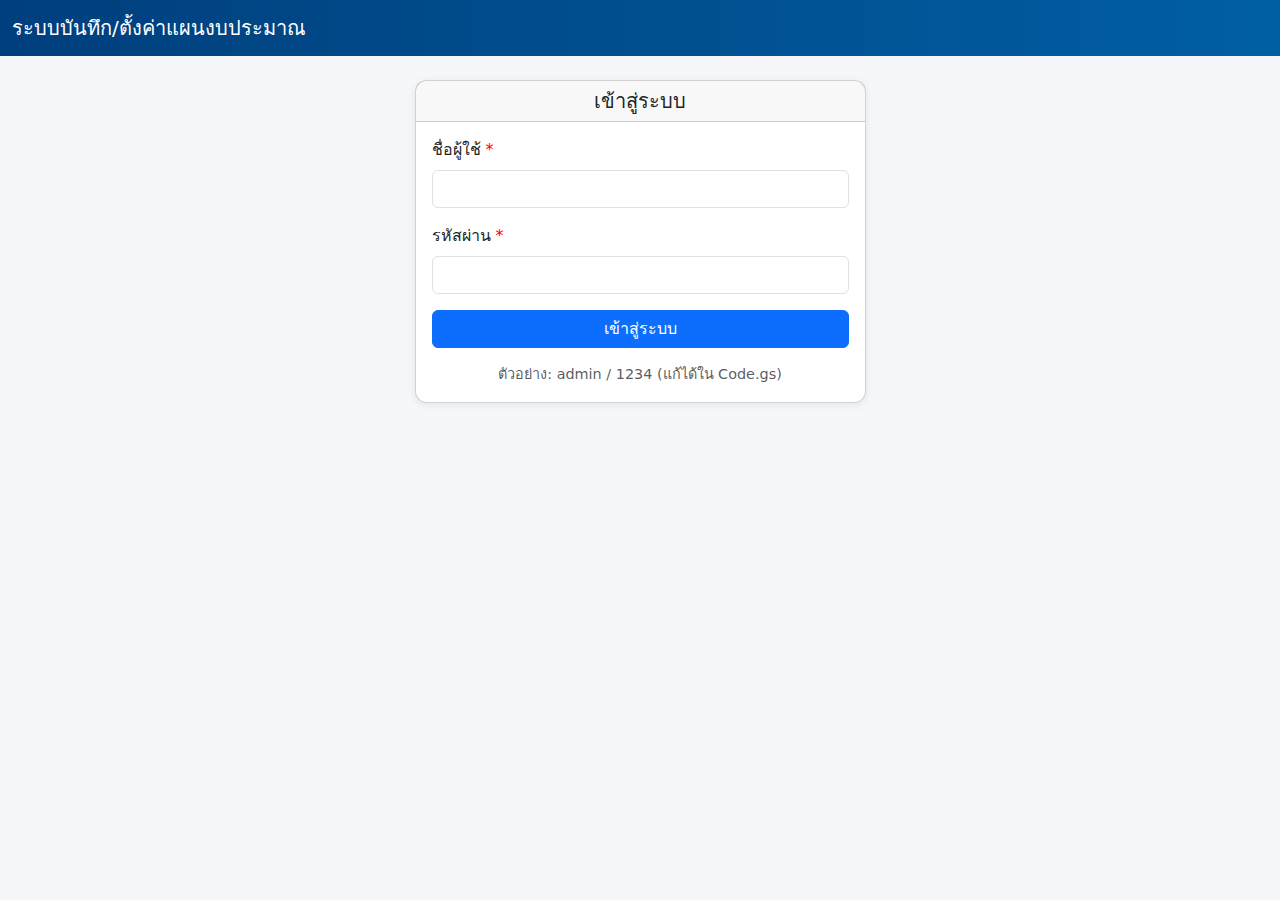
<file: index.html>
<!DOCTYPE html>
<html>
  <head>
    <base target="_top">
    <meta charset="UTF-8">
    <title>ตั้งค่า/บันทึกแผนงบประมาณ</title>

    <!-- Bootstrap CSS จาก CDN -->
    <link
      rel="stylesheet"
      href="https://cdn.jsdelivr.net/npm/bootstrap@5.3.3/dist/css/bootstrap.min.css"
      integrity="sha384-QWTKZyjpPEjISv5WaRU9OFeRpok6YctnYmDr5pNlyT2bRjXh0JMhjY6hW+ALEwIH"
      crossorigin="anonymous"
    >

    <style>
      body {
        background-color: #f5f7fb;
        font-family: "TH Sarabun New", system-ui, -apple-system, "Segoe UI", sans-serif;
      }

      .navbar {
        background: linear-gradient(90deg, #003f7d, #005fa3);
      }

      .navbar-brand, .nav-link, .navbar-text {
        color: #fff !important;
      }

      .page-title {
        margin-top: 1.5rem;
        margin-bottom: 1rem;
      }

      .card {
        box-shadow: 0 2px 8px rgba(0,0,0,0.08);
        border-radius: 0.75rem;
      }

      .table thead {
        background-color: #003f7d;
        color: #fff;
      }

      .required::after {
        content: " *";
        color: red;
      }

      #app-section {
        display: none; /* เริ่มต้นยังไม่แสดง จนกว่าจะ Login */
      }
    </style>
  </head>

  <body>
    <!-- 🔵 Top Navbar -->
    <nav class="navbar navbar-expand-lg navbar-dark">
      <div class="container-fluid">
        <span class="navbar-brand">
          ระบบบันทึก/ตั้งค่าแผนงบประมาณ
        </span>
        <div class="ms-auto">
          <span class="navbar-text me-3" id="currentUserLabel" style="display:none;">
            ผู้ใช้: <span id="currentUserName"></span>
          </span>
          <button class="btn btn-outline-light btn-sm" id="btnLogout" style="display:none;">
            ออกจากระบบ
          </button>
        </div>
      </div>
    </nav>

    <div class="container my-4">

      <!-- 🟡 Login Section -->
      <div id="login-section" class="row justify-content-center">
        <div class="col-md-5">
          <div class="card">
            <div class="card-header text-center">
              <h5 class="mb-0">เข้าสู่ระบบ</h5>
            </div>
            <div class="card-body">
              <form id="loginForm">
                <div class="mb-3">
                  <label class="form-label required">ชื่อผู้ใช้</label>
                  <input type="text" class="form-control" id="loginUsername" required>
                </div>
                <div class="mb-3">
                  <label class="form-label required">รหัสผ่าน</label>
                  <input type="password" class="form-control" id="loginPassword" required>
                </div>
                <div class="d-grid">
                  <button type="submit" class="btn btn-primary">
                    เข้าสู่ระบบ
                  </button>
                </div>
              </form>
              <div class="mt-3 text-center text-muted" style="font-size:0.9rem;">
                <div>ตัวอย่าง: admin / 1234 (แก้ได้ใน Code.gs)</div>
              </div>
              <div id="loginMessage" class="mt-3 text-center text-danger" style="display:none;"></div>
            </div>
          </div>
        </div>
      </div>

      <!-- 🟢 App Section (แสดงหลัง Login สำเร็จ) -->
      <div id="app-section">
        <!-- หัวข้อหน้า -->
        <div class="page-title">
          <h4>ตั้งค่า / บันทึกแผนงบประมาณ</h4>
          <p class="text-muted mb-0">
            จัดการข้อมูลปีงบประมาณ ประเภทงบประมาณ หน่วยงาน และวงเงิน
          </p>
        </div>

        <div class="row">
          <!-- แบบฟอร์ม -->
          <div class="col-lg-4">
            <div class="card mb-4">
              <div class="card-header">
                <h6 class="mb-0" id="formTitle">เพิ่มรายการงบประมาณ</h6>
              </div>
              <div class="card-body">
                <form id="budgetForm">
                  <!-- hidden id -->
                  <input type="hidden" id="budgetId">

                  <div class="mb-3">
                    <label class="form-label required">ปีงบประมาณ</label>
                    <input type="text" class="form-control" id="fiscalYear" placeholder="เช่น 2568" required>
                  </div>

                  <div class="mb-3">
                    <label class="form-label required">ประเภทงบประมาณ</label>
                    <input type="text" class="form-control" id="budgetType" placeholder="เช่น งบลงทุน, งบดำเนินงาน" required>
                  </div>

                  <div class="mb-3">
                    <label class="form-label required">หน่วยงาน</label>
                    <input type="text" class="form-control" id="department" placeholder="เช่น งานแผนและพัสดุ" required>
                  </div>

                  <div class="mb-3">
                    <label class="form-label required">จำนวนเงิน (บาท)</label>
                    <input type="number" class="form-control" id="amount" min="0" step="0.01" required>
                  </div>

                  <div class="mb-3">
                    <label class="form-label">หมายเหตุ</label>
                    <textarea class="form-control" id="remark" rows="2"></textarea>
                  </div>

                  <div class="d-grid gap-2">
                    <button type="submit" class="btn btn-success" id="btnSave">
                      บันทึก
                    </button>
                    <button type="button" class="btn btn-secondary" id="btnClear">
                      ล้างฟอร์ม
                    </button>
                  </div>
                </form>
                <div id="formMessage" class="mt-3 text-center" style="display:none;"></div>
              </div>
            </div>
          </div>

          <!-- ตาราง -->
          <div class="col-lg-8">
            <div class="card">
              <div class="card-header d-flex justify-content-between align-items-center">
                <h6 class="mb-0">รายการงบประมาณ</h6>
                <small class="text-muted" id="recordCountLabel"></small>
              </div>
              <div class="card-body p-0">
                <div class="table-responsive">
                  <table class="table table-sm mb-0 align-middle">
                    <thead>
                      <tr class="text-center">
                        <th style="width: 5%;">ID</th>
                        <th style="width: 12%;">ปีงบ</th>
                        <th style="width: 20%;">ประเภทงบฯ</th>
                        <th style="width: 23%;">หน่วยงาน</th>
                        <th style="width: 15%;">จำนวนเงิน</th>
                        <th style="width: 10%;">แก้ไขล่าสุด</th>
                        <th style="width: 15%;">จัดการ</th>
                      </tr>
                    </thead>
                    <tbody id="budgetTableBody">
                      <tr>
                        <td colspan="7" class="text-center py-4 text-muted">
                          กำลังโหลดข้อมูล...
                        </td>
                      </tr>
                    </tbody>
                  </table>
                </div>
              </div>
            </div>
          </div>

        </div><!-- /.row -->
      </div><!-- /#app-section -->
    </div><!-- /.container -->

    <!-- Bootstrap JS (สำหรับ modal ฯลฯ ถ้าจะใช้ต่อ) -->
    <script src="https://cdn.jsdelivr.net/npm/bootstrap@5.3.3/dist/js/bootstrap.bundle.min.js"
      integrity="sha384-YvpcrYf0tY3lHB60NNkmXc5s9fDVZLESaAA55NDzOxhy9GkcIdslK1eN7N6jIeHz"
      crossorigin="anonymous"></script>

    <script>
      let isLoggedIn = false;

      // ✅ จัดการ Login
      const loginForm = document.getElementById('loginForm');
      const loginSection = document.getElementById('login-section');
      const appSection = document.getElementById('app-section');
      const loginMessage = document.getElementById('loginMessage');

      const currentUserLabel = document.getElementById('currentUserLabel');
      const currentUserName = document.getElementById('currentUserName');
      const btnLogout = document.getElementById('btnLogout');

      loginForm.addEventListener('submit', function(e) {
        e.preventDefault();
        const username = document.getElementById('loginUsername').value.trim();
        const password = document.getElementById('loginPassword').value.trim();

        loginMessage.style.display = 'none';
        loginMessage.textContent = '';

        google.script.run
          .withSuccessHandler(function(res) {
            if (res && res.success) {
              isLoggedIn = true;

              // แสดงชื่อผู้ใช้ด้านบน
              currentUserName.textContent = username;
              currentUserLabel.style.display = 'inline-block';
              btnLogout.style.display = 'inline-block';

              // ซ่อนหน้า login แสดงหน้า app
              loginSection.style.display = 'none';
              appSection.style.display = 'block';

              // โหลดข้อมูลตาราง
              loadBudgetTable();
            } else {
              loginMessage.textContent = (res && res.message) ? res.message : 'ไม่สามารถเข้าสู่ระบบได้';
              loginMessage.style.display = 'block';
            }
          })
          .withFailureHandler(function(err) {
            loginMessage.textContent = 'เกิดข้อผิดพลาด: ' + err.message;
            loginMessage.style.display = 'block';
          })
          .checkLogin(username, password);
      });

      // ✅ ออกจากระบบ (แค่ล้าง state ฝั่ง client)
      btnLogout.addEventListener('click', function() {
        isLoggedIn = false;
        appSection.style.display = 'none';
        loginSection.style.display = 'flex';
        currentUserLabel.style.display = 'none';
        btnLogout.style.display = 'none';
        document.getElementById('loginForm').reset();
      });

      // ✅ โหลดตาราง
      function loadBudgetTable() {
        const tbody = document.getElementById('budgetTableBody');
        tbody.innerHTML = `
          <tr>
            <td colspan="7" class="text-center py-4 text-muted">
              กำลังโหลดข้อมูล...
            </td>
          </tr>
        `;

        google.script.run
          .withSuccessHandler(function(data) {
            renderBudgetTable(data || []);
          })
          .withFailureHandler(function(err) {
            tbody.innerHTML = `
              <tr>
                <td colspan="7" class="text-center py-4 text-danger">
                  ไม่สามารถโหลดข้อมูลได้: ${err.message}
                </td>
              </tr>
            `;
          })
          .getAllBudgets();
      }

      // ✅ แสดงผลตาราง
      function renderBudgetTable(items) {
        const tbody = document.getElementById('budgetTableBody');
        const recordCountLabel = document.getElementById('recordCountLabel');

        if (!items || items.length === 0) {
          tbody.innerHTML = `
            <tr>
              <td colspan="7" class="text-center py-4 text-muted">
                ยังไม่มีข้อมูลงบประมาณ
              </td>
            </tr>
          `;
          recordCountLabel.textContent = '0 รายการ';
          return;
        }

        recordCountLabel.textContent = items.length + ' รายการ';

        tbody.innerHTML = '';
        items.forEach(function(item) {
          const tr = document.createElement('tr');

          const amountFormatted = Number(item.amount || 0).toLocaleString('th-TH', {
            minimumFractionDigits: 2,
            maximumFractionDigits: 2
          });

          let updatedText = '';
          if (item.updatedAt && item.updatedAt.toString) {
            updatedText = new Date(item.updatedAt).toLocaleDateString('th-TH');
          }

          tr.innerHTML = `
            <td class="text-center">${item.id || ''}</td>
            <td class="text-center">${item.fiscalYear || ''}</td>
            <td>${item.budgetType || ''}</td>
            <td>${item.department || ''}</td>
            <td class="text-end">${amountFormatted}</td>
            <td class="text-center">${updatedText}</td>
            <td class="text-center">
              <button class="btn btn-sm btn-outline-primary me-1" data-action="edit" data-id="${item.id}">
                แก้ไข
              </button>
              <button class="btn btn-sm btn-outline-danger" data-action="delete" data-id="${item.id}">
                ลบ
              </button>
            </td>
          `;

          tbody.appendChild(tr);
        });

        // ผูก event ปุ่ม แก้ไข/ลบ
        tbody.querySelectorAll('button[data-action="edit"]').forEach(function(btn) {
          btn.addEventListener('click', function() {
            const id = this.getAttribute('data-id');
            const item = items.find(x => String(x.id) === String(id));
            if (item) {
              fillFormForEdit(item);
            }
          });
        });

        tbody.querySelectorAll('button[data-action="delete"]').forEach(function(btn) {
          btn.addEventListener('click', function() {
            const id = this.getAttribute('data-id');
            if (confirm('ต้องการลบรายการ ID ' + id + ' ใช่หรือไม่?')) {
              deleteBudget(id);
            }
          });
        });
      }

      // ✅ เติมฟอร์มเพื่อแก้ไข
      function fillFormForEdit(item) {
        document.getElementById('budgetId').value = item.id || '';
        document.getElementById('fiscalYear').value = item.fiscalYear || '';
        document.getElementById('budgetType').value = item.budgetType || '';
        document.getElementById('department').value = item.department || '';
        document.getElementById('amount').value = item.amount || '';
        document.getElementById('remark').value = item.remark || '';

        document.getElementById('formTitle').textContent = 'แก้ไขรายการงบประมาณ (ID: ' + item.id + ')';
        document.getElementById('btnSave').textContent = 'บันทึกการแก้ไข';
      }

      // ✅ จัดการฟอร์มบันทึก
      const budgetForm = document.getElementById('budgetForm');
      const formMessage = document.getElementById('formMessage');
      const btnClear = document.getElementById('btnClear');

      budgetForm.addEventListener('submit', function(e) {
        e.preventDefault();
        if (!isLoggedIn) {
          alert('กรุณาเข้าสู่ระบบก่อน');
          return;
        }

        const data = {
          id: document.getElementById('budgetId').value || null,
          fiscalYear: document.getElementById('fiscalYear').value.trim(),
          budgetType: document.getElementById('budgetType').value.trim(),
          department: document.getElementById('department').value.trim(),
          amount: document.getElementById('amount').value.trim(),
          remark: document.getElementById('remark').value.trim()
        };

        formMessage.style.display = 'none';
        formMessage.className = '';
        formMessage.textContent = '';

        google.script.run
          .withSuccessHandler(function(res) {
            if (res && res.success) {
              formMessage.textContent = res.message || 'บันทึกข้อมูลเรียบร้อย';
              formMessage.className = 'mt-3 text-center text-success';
              formMessage.style.display = 'block';

              // เคลียร์ฟอร์มกลับเป็นโหมดเพิ่ม
              clearForm();
              // โหลดตารางใหม่
              loadBudgetTable();
            } else {
              formMessage.textContent = (res && res.message) ? res.message : 'ไม่สามารถบันทึกข้อมูลได้';
              formMessage.className = 'mt-3 text-center text-danger';
              formMessage.style.display = 'block';
            }
          })
          .withFailureHandler(function(err) {
            formMessage.textContent = 'เกิดข้อผิดพลาด: ' + err.message;
            formMessage.className = 'mt-3 text-center text-danger';
            formMessage.style.display = 'block';
          })
          .saveBudget(data);
      });

      // ✅ ปุ่มล้างฟอร์ม
      btnClear.addEventListener('click', function() {
        clearForm();
      });

      function clearForm() {
        budgetForm.reset();
        document.getElementById('budgetId').value = '';
        document.getElementById('formTitle').textContent = 'เพิ่มรายการงบประมาณ';
        document.getElementById('btnSave').textContent = 'บันทึก';
      }

      // ✅ ลบรายการ
      function deleteBudget(id) {
        formMessage.style.display = 'none';
        formMessage.textContent = '';

        google.script.run
          .withSuccessHandler(function(res) {
            if (res && res.success) {
              loadBudgetTable();
            } else {
              alert(res && res.message ? res.message : 'ไม่สามารถลบข้อมูลได้');
            }
          })
          .withFailureHandler(function(err) {
            alert('เกิดข้อผิดพลาด: ' + err.message);
          })
          .deleteBudget(id);
      }
    </script>
  </body>
</html>
</file>
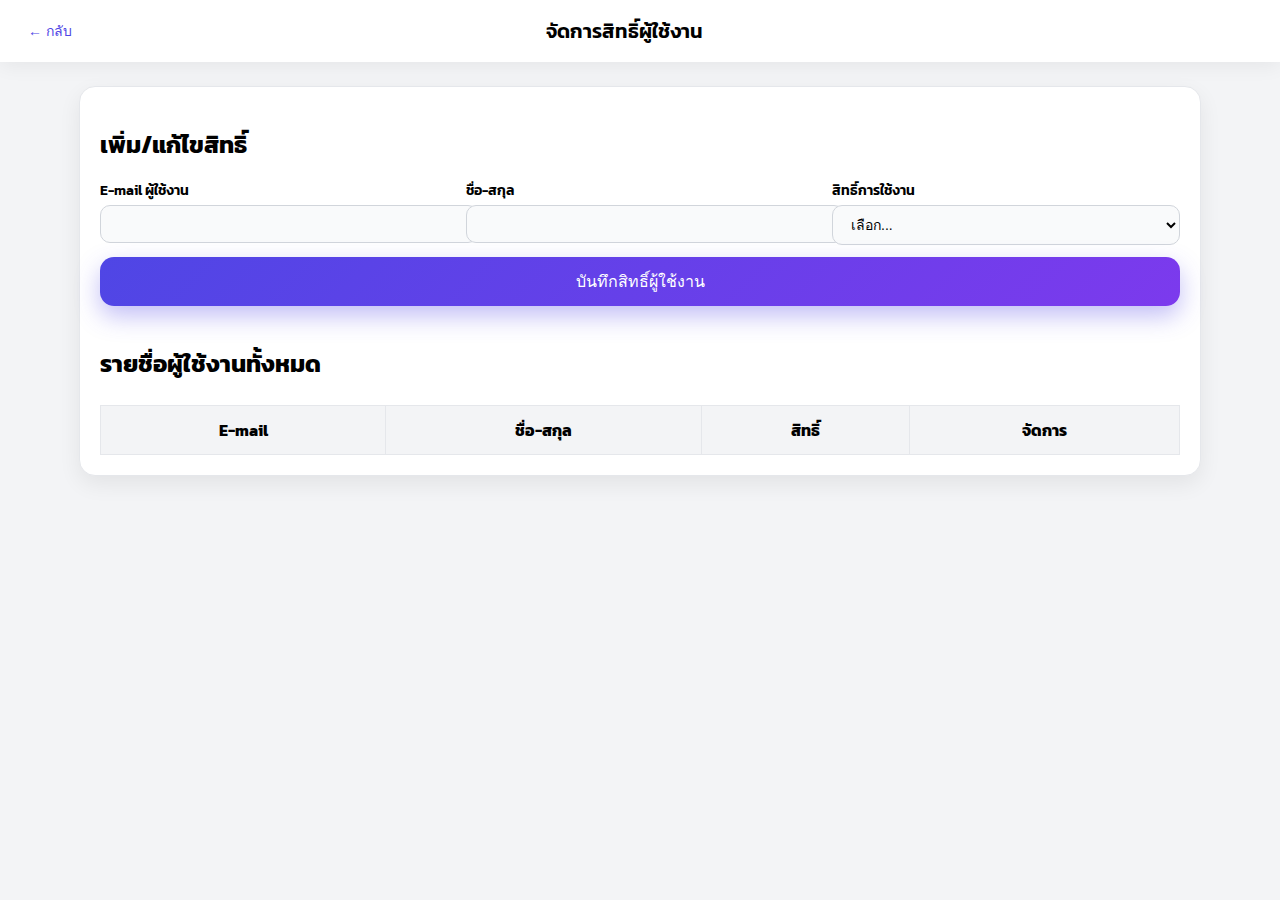
<file: admin.html>
<!DOCTYPE html>
<html lang="th">
<head>
  <meta charset="UTF-8" />
  <title>จัดการสิทธิ์ผู้ใช้งาน | ระบบงานแผนและพัสดุ</title>
  <meta name="viewport" content="width=device-width, initial-scale=1.0" />

  <link href="https://fonts.googleapis.com/css2?family=Kanit:wght@300;400;500;600&display=swap" rel="stylesheet">

  <script src="login.js"></script>
  <script src="admin.js" defer></script>

  <style>
    body {
      margin: 0;
      padding: 0;
      font-family: "Kanit", sans-serif;
      background: #f3f4f6;
    }

    .topbar {
      background: #ffffff;
      padding: 16px 28px;
      font-size: 20px;
      font-weight: 600;
      box-shadow: 0 4px 20px rgba(0,0,0,0.06);
      display: flex;
      align-items: center;
      justify-content: space-between;
    }

    .back-btn {
      font-size: 14px;
      padding-left: 0;
      cursor: pointer;
      color: #4f46e5;
      border: none;
      background: none;
    }

    .container {
      max-width: 1080px;
      margin: 24px auto;
      padding: 20px;
      background: white;
      border-radius: 16px;
      box-shadow: 0 8px 22px rgba(0,0,0,0.07);
      border: 1px solid #e5e7eb;
    }

    h2 {
      margin-bottom: 18px;
    }

    .form-grid {
      display: grid;
      grid-template-columns: repeat(auto-fit, minmax(240px, 1fr));
      gap: 18px;
    }

    label {
      font-size: 14px;
      font-weight: 600;
      margin-bottom: 4px;
      display: block;
    }

    input, select {
      width: 100%;
      padding: 10px 14px;
      border-radius: 10px;
      border: 1px solid #d1d5db;
      background: #f9fafb;
      font-size: 14px;
    }

    .btn-submit {
      padding: 12px 18px;
      background: linear-gradient(135deg, #4f46e5, #7c3aed);
      color: white;
      border-radius: 14px;
      border: none;
      margin-top: 12px;
      cursor: pointer;
      width: 100%;
      font-size: 16px;
      box-shadow: 0 10px 25px rgba(79,70,229,0.35);
    }

    table {
      width: 100%;
      border-collapse: collapse;
      margin-top: 24px;
    }

    table th, table td {
      padding: 12px;
      border: 1px solid #e5e7eb;
    }

    table th {
      background: #f3f4f6;
    }

    .action-btn {
      padding: 6px 10px;
      font-size: 13px;
      border-radius: 8px;
      cursor: pointer;
      border: none;
    }

    .edit-btn {
      background: #4f46e5;
      color: white;
    }

    .delete-btn {
      background: #dc2626;
      color: white;
    }
  </style>
</head>

<body>

  <div class="topbar">
    <button class="back-btn" onclick="window.location.href='index.html'">← กลับ</button>
    <div>จัดการสิทธิ์ผู้ใช้งาน</div>
    <div style="width:80px;"></div>
  </div>

  <div class="container">

    <h2>เพิ่ม/แก้ไขสิทธิ์</h2>

    <form id="adminForm">
      <div class="form-grid">

        <div>
          <label>E-mail ผู้ใช้งาน</label>
          <input type="email" id="adminEmail" required>
        </div>

        <div>
          <label>ชื่อ-สกุล</label>
          <input type="text" id="adminName" required>
        </div>

        <div>
          <label>สิทธิ์การใช้งาน</label>
          <select id="adminRole" required>
            <option value="">เลือก...</option>
            <option value="admin">Admin (จัดการทุกอย่าง)</option>
            <option value="approver">Approver (อนุมัติคำขอ)</option>
            <option value="user">User (ยื่นคำขอ)</option>
            <option value="viewer">Viewer (อ่านข้อมูลเท่านั้น)</option>
          </select>
        </div>

      </div>

      <button class="btn-submit" type="submit">บันทึกสิทธิ์ผู้ใช้งาน</button>
    </form>

    <h2 style="margin-top:40px;">รายชื่อผู้ใช้งานทั้งหมด</h2>

    <table>
      <thead>
        <tr>
          <th>E-mail</th>
          <th>ชื่อ-สกุล</th>
          <th>สิทธิ์</th>
          <th>จัดการ</th>
        </tr>
      </thead>
      <tbody id="adminTable"></tbody>
    </table>

  </div>

</body>
</html>
</file>
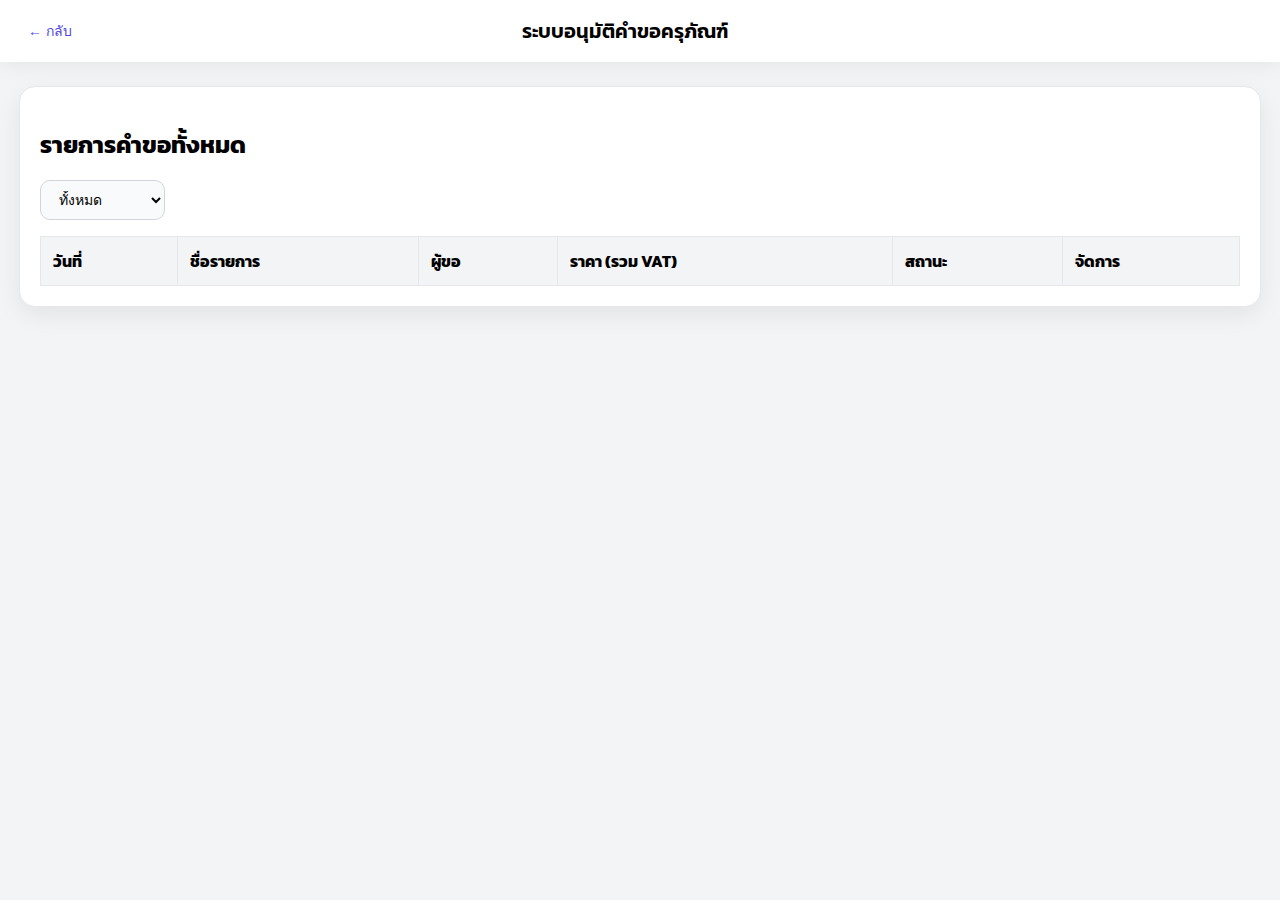
<file: admin_approve.html>
<!DOCTYPE html>
<html lang="th">
<head>
  <meta charset="UTF-8">
  <title>อนุมัติคำขอครุภัณฑ์ | ระบบงานแผนและพัสดุ</title>
  <meta name="viewport" content="width=device-width, initial-scale=1.0">

  <link href="https://fonts.googleapis.com/css2?family=Kanit:wght@300;400;500;600&display=swap" rel="stylesheet">

  <script src="login.js"></script>
  <script src="admin_approve.js" defer></script>

  <style>
    body {
      margin: 0;
      padding: 0;
      background: #f3f4f6;
      font-family: 'Kanit', sans-serif;
    }

    .topbar {
      background: #ffffff;
      padding: 16px 28px;
      font-size: 20px;
      font-weight: 600;
      box-shadow: 0 4px 20px rgba(0,0,0,0.06);
      display: flex;
      justify-content: space-between;
      align-items: center;
    }

    .back-btn {
      font-size: 14px;
      padding-left: 0;
      cursor: pointer;
      color: #4f46e5;
      border: none;
      background: none;
    }

    .container {
      max-width: 1200px;
      margin: 24px auto;
      padding: 20px;
      background: white;
      border-radius: 16px;
      box-shadow: 0 8px 24px rgba(0,0,0,0.07);
      border: 1px solid #e5e7eb;
    }

    h2 {
      margin-bottom: 18px;
    }

    /* Filter Bar */
    .filter-bar {
      display: flex;
      gap: 16px;
      margin-bottom: 16px;
    }

    .filter-bar select {
      padding: 10px 14px;
      border-radius: 10px;
      border: 1px solid #d1d5db;
      background: #f9fafb;
      font-size: 14px;
    }

    table {
      width: 100%;
      border-collapse: collapse;
      margin-top: 12px;
    }

    table th, table td {
      padding: 12px;
      border: 1px solid #e5e7eb;
      text-align: left;
    }

    table th {
      background: #f3f4f6;
    }

    .approve-btn {
      padding: 6px 12px;
      background: #10b981;
      color: white;
      border-radius: 8px;
      border: none;
      cursor: pointer;
      margin-right: 4px;
    }

    .reject-btn {
      padding: 6px 12px;
      background: #ef4444;
      color: white;
      border-radius: 8px;
      border: none;
      cursor: pointer;
      margin-right: 4px;
    }

    .print-btn {
      padding: 6px 12px;
      background: #4f46e5;
      color: white;
      border-radius: 8px;
      border: none;
      cursor: pointer;
    }

    .status {
      font-weight: 600;
    }
  </style>
</head>

<body>

  <div class="topbar">
    <button class="back-btn" onclick="window.location.href='index.html'">← กลับ</button>
    <div>ระบบอนุมัติคำขอครุภัณฑ์</div>
    <div style="width:80px;"></div>
  </div>

  <div class="container">

    <h2>รายการคำขอทั้งหมด</h2>

    <div class="filter-bar">
      <select id="filterStatus">
        <option value="all">ทั้งหมด</option>
        <option value="รอตรวจสอบ">รอตรวจสอบ</option>
        <option value="อนุมัติ">อนุมัติ</option>
        <option value="ไม่อนุมัติ">ไม่อนุมัติ</option>
      </select>
    </div>

    <table>
      <thead>
        <tr>
          <th>วันที่</th>
          <th>ชื่อรายการ</th>
          <th>ผู้ขอ</th>
          <th>ราคา (รวม VAT)</th>
          <th>สถานะ</th>
          <th>จัดการ</th>
        </tr>
      </thead>
      <tbody id="approveTable"></tbody>
    </table>

  </div>

</body>
</html>
</file>
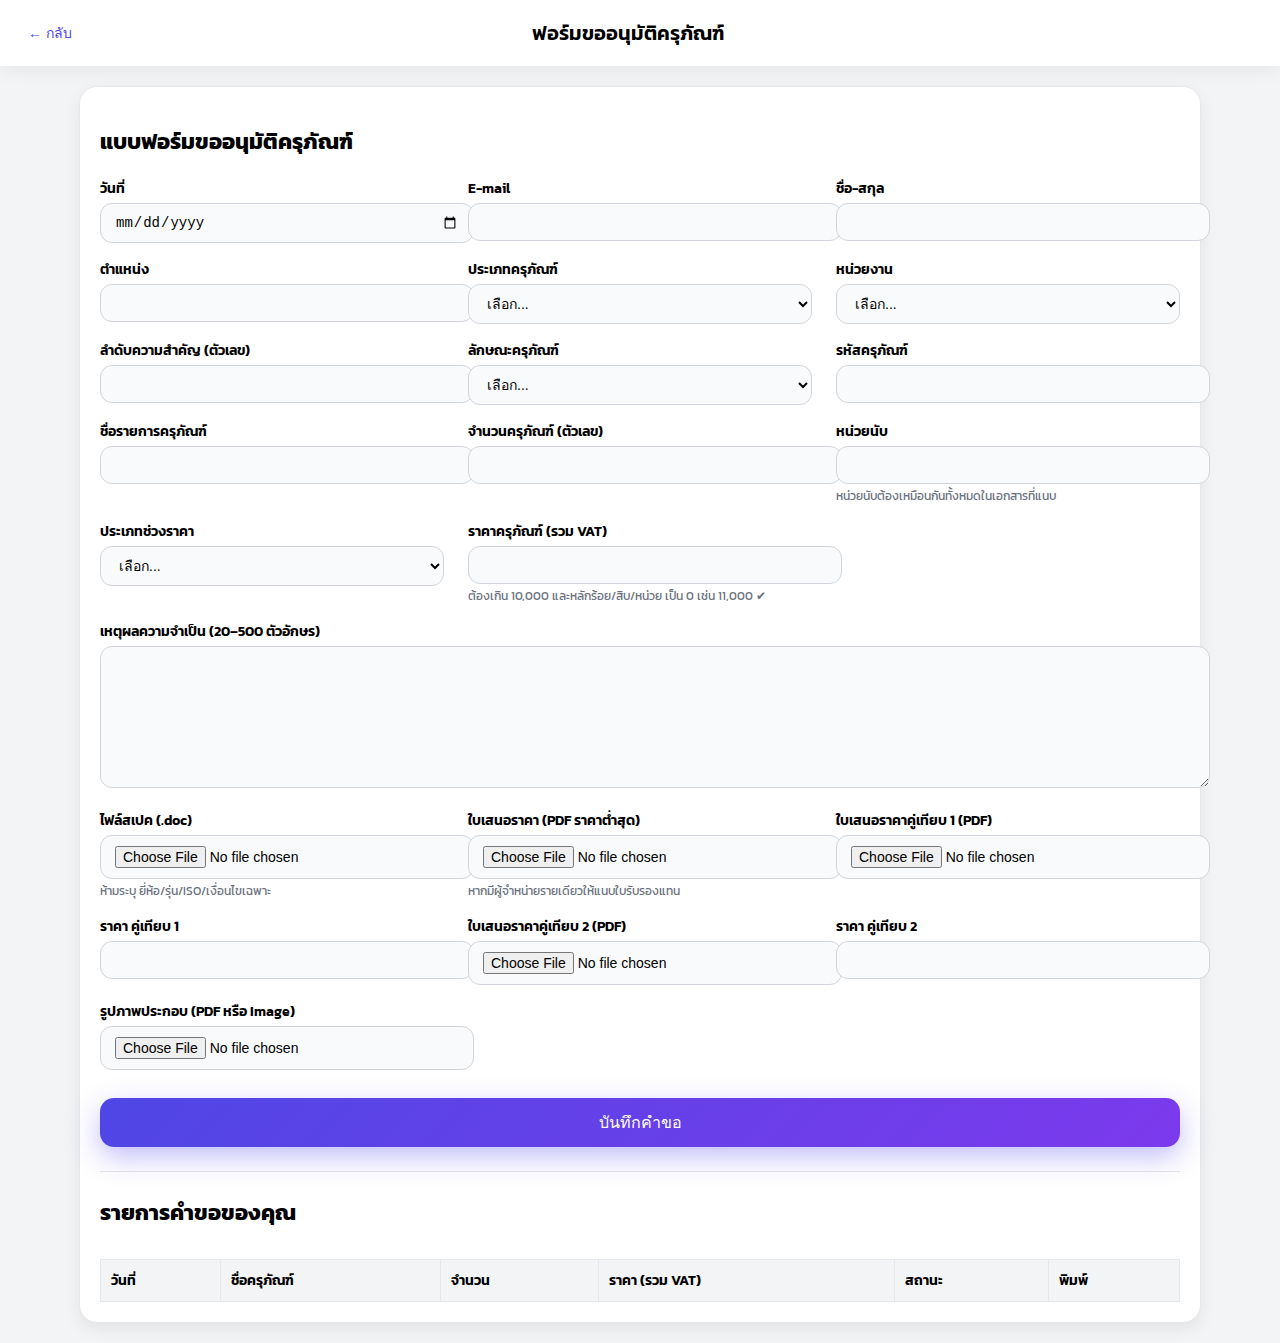
<file: asset.html>
<!DOCTYPE html>
<html lang="th">
<head>
  <meta charset="UTF-8">
  <title>ขออนุมัติครุภัณฑ์ | ระบบงานแผนและพัสดุ</title>
  <meta name="viewport" content="width=device-width, initial-scale=1.0">

  <link href="https://fonts.googleapis.com/css2?family=Kanit:wght@300;400;500;600&display=swap" rel="stylesheet">

  <script src="login.js"></script>
  <script src="asset.js" defer></script>

  <style>
    body {
      margin: 0;
      padding: 0;
      background: #f3f4f6;
      font-family: 'Kanit', sans-serif;
    }

    .topbar {
      background: #ffffff;
      padding: 16px 28px;
      font-size: 20px;
      font-weight: 600;
      box-shadow: 0 4px 20px rgba(0,0,0,0.06);
      display: flex;
      align-items: center;
      justify-content: space-between;
    }

    .back-btn {
      font-size: 14px;
      padding: 6px 12px;
      padding-left: 0;
      cursor: pointer;
      color: #4f46e5;
      border: none;
      background: none;
    }

    .container {
      max-width: 1080px;
      margin: 20px auto;
      padding: 20px;
      background: white;
      border-radius: 18px;
      box-shadow: 0 6px 18px rgba(0,0,0,0.07);
      border: 1px solid #e5e7eb;
    }

    h2 {
      font-size: 22px;
      margin-bottom: 20px;
    }

    .form-grid {
      display: grid;
      grid-template-columns: repeat(auto-fit, minmax(260px, 1fr));
      gap: 16px 24px;
    }

    label {
      font-size: 14px;
      font-weight: 600;
      display: block;
      margin-bottom: 4px;
    }

    input, select, textarea {
      width: 100%;
      padding: 10px 14px;
      border-radius: 12px;
      border: 1px solid #d1d5db;
      font-size: 14px;
      background: #f9fafb;
      transition: 0.15s ease;
    }

    input:focus, select:focus, textarea:focus {
      outline: none;
      border-color: #6366f1;
      background: #ffffff;
      box-shadow: 0 0 0 3px rgba(99,102,241,0.25);
    }

    textarea {
      min-height: 120px;
      resize: vertical;
    }

    .note {
      font-size: 12px;
      color: #6b7280;
      margin-top: 4px;
      line-height: 1.4;
    }

    .error {
      font-size: 12px;
      color: #dc2626;
      margin-top: 4px;
    }

    .btn-submit {
      margin-top: 28px;
      padding: 12px 18px;
      background: linear-gradient(135deg, #4f46e5, #7c3aed);
      color: white;
      border: none;
      border-radius: 14px;
      font-size: 16px;
      font-weight: 500;
      cursor: pointer;
      width: 100%;
      box-shadow: 0 10px 28px rgba(79,70,229,0.35);
      transition: 0.15s ease;
    }

    .btn-submit:hover {
      transform: translateY(-2px);
      box-shadow: 0 16px 32px rgba(79,70,229,0.45);
    }

    .divider {
      height: 1px;
      width: 100%;
      background: #e5e7eb;
      margin: 24px 0;
    }

    .table-container {
      margin-top: 30px;
    }

    table {
      width: 100%;
      border-collapse: collapse;
      margin-top: 10px;
    }

    table th, table td {
      padding: 10px;
      border: 1px solid #e5e7eb;
      font-size: 14px;
      text-align: left;
    }

    table th {
      background: #f3f4f6;
      font-weight: 600;
    }

    .print-btn {
      padding: 6px 10px;
      background: #4f46e5;
      color: white;
      border-radius: 8px;
      font-size: 13px;
      border: none;
      cursor: pointer;
    }
  </style>

</head>

<body>

  <div class="topbar">
    <button class="back-btn" onclick="window.location.href='index.html'">← กลับ</button>
    <div>ฟอร์มขออนุมัติครุภัณฑ์</div>
    <div style="width:80px;"></div>
  </div>

  <div class="container">

    <h2>แบบฟอร์มขออนุมัติครุภัณฑ์</h2>

    <form id="assetForm" enctype="multipart/form-data">

      <div class="form-grid">

        <div>
          <label>วันที่</label>
          <input type="date" id="requestDate" required>
        </div>

        <div>
          <label>E-mail</label>
          <input type="email" id="email" readonly>
        </div>

        <div>
          <label>ชื่อ-สกุล</label>
          <input type="text" id="fullName" readonly>
        </div>

        <div>
          <label>ตำแหน่ง</label>
          <input type="text" id="position" required>
        </div>

        <div>
          <label>ประเภทครุภัณฑ์</label>
          <select id="assetType" required>
            <option value="">เลือก...</option>
            <option>ครุภัณฑ์ทางการแพทย์</option>
            <option>ครุภัณฑ์ประกอบอาคาร</option>
            <option>ครุภัณฑ์สิ่งก่อสร้าง</option>
          </select>
        </div>

        <div>
          <label>หน่วยงาน</label>
          <select id="department" required>
            <option value="">เลือก...</option>
            <option>งานบริหารทั่วไป</option>
            <option>งานการเงินและบัญชี</option>
            <option>งานแผนและพัสดุ</option>
            <option>งานโครงสร้างพื้นฐานและวิศวกรรมทางการแพทย์</option>
            <option>งานการแพทย์เฉพาะทาง</option>
            <option>งานเทคนิคการแพทย์</option>
            <option>งานรังสีวิทยา</option>
            <option>งานกายภาพบำบัด</option>
            <option>ศูนย์บริการธาลัสซีเมีย</option>
            <option>งานประกันสุขภาพ</option>
            <option>งานเวชระเบียนและเวชสถิติ</option>
            <option>งานพัฒนาคุณภาพบริการและมาตรฐาน</option>
            <option>งานการพยาบาลผู้ป่วยนอก</option>
            <option>งานการพยาบาลผู้ป่วยใน</option>
            <option>งานการพยาบาลผู้ป่วยวิกฤต</option>
            <option>งานการพยาบาลผู้ป่วยอุบัติเหตุและฉุกเฉิน</option>
            <option>งานการพยาบาลห้องคลอด</option>
            <option>งานการพยาบาลห้องผ่าตัด</option>
            <option>งานการพยาบาลวิสัญญี</option>
            <option>งานการพยาบาลด้านการควบคุมและป้องกันการติดเชื้อ</option>
            <option>งานการพยาบาลคลินิกพิเศษ</option>
            <option>งานปฐมภูมิและสร้างเสริมสุขภาพ</option>
          </select>
        </div>

        <div>
          <label>ลำดับความสำคัญ (ตัวเลข)</label>
          <input type="number" id="priority" required>
        </div>

        <div>
          <label>ลักษณะครุภัณฑ์</label>
          <select id="assetNature" required>
            <option value="">เลือก...</option>
            <option>ครุภัณฑ์ทดแทน</option>
            <option>ครุภัณฑ์เพิ่มประสิทธิภาพ</option>
          </select>
        </div>

        <div>
          <label>รหัสครุภัณฑ์</label>
          <input type="text" id="assetCode" required>
        </div>

        <div>
          <label>ชื่อรายการครุภัณฑ์</label>
          <input type="text" id="assetName" required>
        </div>

        <div>
          <label>จำนวนครุภัณฑ์ (ตัวเลข)</label>
          <input type="number" id="quantity" required>
        </div>

        <div>
          <label>หน่วยนับ</label>
          <input type="text" id="unit" required>
          <div class="note">
            หน่วยนับต้องเหมือนกันทั้งหมดในเอกสารที่แนบ
          </div>
        </div>

        <div>
          <label>ประเภทช่วงราคา</label>
          <select id="priceCategory" required>
            <option value="">เลือก...</option>
            <option>ครุภัณฑ์ที่มีราคาต่อหน่วย 1 ล้านบาทขึ้นไป</option>
            <option>ครุภัณฑ์ที่มีราคาต่อหน่วยต่ำกว่า 1 ล้านบาท</option>
          </select>
        </div>

        <div>
          <label>ราคาครุภัณฑ์ (รวม VAT)</label>
          <input type="number" id="priceWithVat" required>
          <div class="note">
            ต้องเกิน 10,000 และหลักร้อย/สิบ/หน่วย เป็น 0 เช่น 11,000 ✔
          </div>
        </div>

        <div style="grid-column: 1 / -1;">
          <label>เหตุผลความจำเป็น (20–500 ตัวอักษร)</label>
          <textarea id="reason" required></textarea>
        </div>

        <div>
          <label>ไฟล์สเปค (.doc)</label>
          <input type="file" id="specFile" accept=".doc,.docx" required>
          <div class="note">
            ห้ามระบุ ยี่ห้อ/รุ่น/ISO/เงื่อนไขเฉพาะ
          </div>
        </div>

        <div>
          <label>ใบเสนอราคา (PDF ราคาต่ำสุด)</label>
          <input type="file" id="quoteMain" accept="application/pdf" required>
          <div class="note">
            หากมีผู้จำหน่ายรายเดียวให้แนบใบรับรองแทน
          </div>
        </div>

        <div>
          <label>ใบเสนอราคาคู่เทียบ 1 (PDF)</label>
          <input type="file" id="quote1" accept="application/pdf" required>
        </div>

        <div>
          <label>ราคา คู่เทียบ 1</label>
          <input type="number" id="quote1Price" required>
        </div>

        <div>
          <label>ใบเสนอราคาคู่เทียบ 2 (PDF)</label>
          <input type="file" id="quote2" accept="application/pdf" required>
        </div>

        <div>
          <label>ราคา คู่เทียบ 2</label>
          <input type="number" id="quote2Price" required>
        </div>

        <div>
          <label>รูปภาพประกอบ (PDF หรือ Image)</label>
          <input type="file" id="attachment" accept="application/pdf,image/*">
        </div>

      </div>

      <button type="submit" class="btn-submit">บันทึกคำขอ</button>

    </form>

    <div class="divider"></div>

    <h2>รายการคำขอของคุณ</h2>

    <div class="table-container">
      <table>
        <thead>
          <tr>
            <th>วันที่</th>
            <th>ชื่อครุภัณฑ์</th>
            <th>จำนวน</th>
            <th>ราคา (รวม VAT)</th>
            <th>สถานะ</th>
            <th>พิมพ์</th>
          </tr>
        </thead>
        <tbody id="myRequestTable"></tbody>
      </table>
    </div>

  </div>
</body>
</html>
</file>
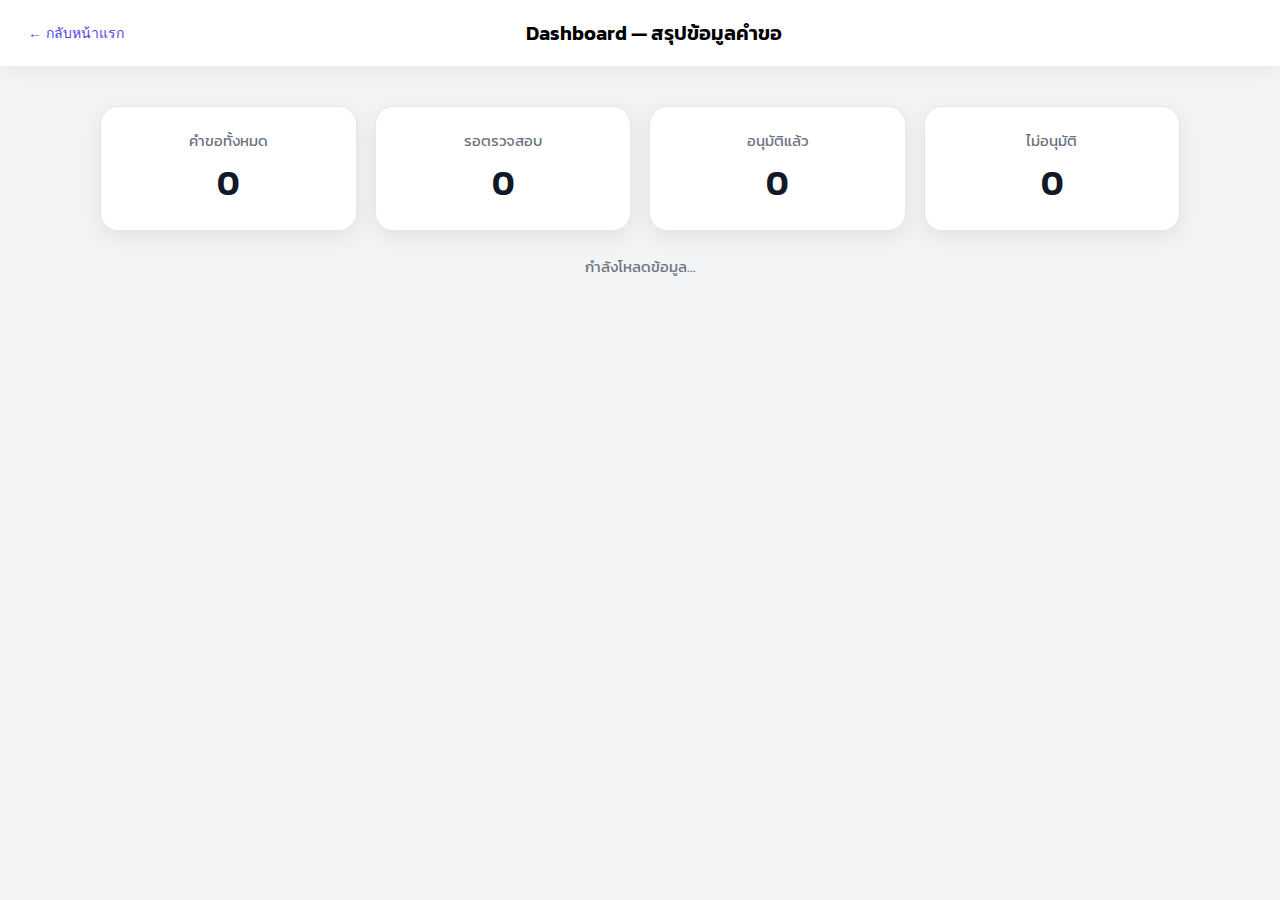
<file: dashboard.html>
<!DOCTYPE html>
<html lang="th">
<head>
  <meta charset="UTF-8">
  <title>Dashboard | ระบบงานแผนและพัสดุ</title>
  <meta name="viewport" content="width=device-width, initial-scale=1.0">

  <link href="https://fonts.googleapis.com/css2?family=Kanit:wght@300;400;500;600&display=swap" rel="stylesheet">

  <script src="login.js"></script>
  <script src="dashboard.js"></script>

  <style>
    body {
      margin: 0;
      padding: 0;
      font-family: 'Kanit', sans-serif;
      background: #f3f4f6;
    }

    .topbar {
      background: #ffffff;
      padding: 16px 28px;
      font-size: 20px;
      font-weight: 600;
      box-shadow: 0 4px 20px rgba(0,0,0,0.06);
      display: flex;
      align-items: center;
      justify-content: space-between;
    }

    .back-btn {
      font-size: 14px;
      padding: 6px 12px;
      padding-left: 0;
      cursor: pointer;
      color: #4f46e5;
      border: none;
      background: none;
    }

    .container {
      max-width: 1080px;
      margin: 30px auto;
      padding: 10px;
    }

    .grid-summary {
      display: grid;
      grid-template-columns: repeat(auto-fit, minmax(220px, 1fr));
      gap: 18px;
    }

    .summary-card {
      background: white;
      padding: 22px 24px;
      border-radius: 18px;
      box-shadow: 0 6px 22px rgba(0,0,0,0.08);
      border: 1px solid #e5e7eb;
      text-align: center;
      transition: 0.15s ease;
    }

    .summary-card:hover {
      transform: translateY(-3px);
      box-shadow: 0 12px 30px rgba(0,0,0,0.1);
    }

    .summary-title {
      font-size: 15px;
      color: #6b7280;
      margin-bottom: 6px;
    }

    .summary-value {
      font-size: 34px;
      font-weight: 600;
      color: #111827;
    }

    .loading {
      text-align: center;
      font-size: 15px;
      color: #6b7280;
      margin-top: 24px;
    }
  </style>
</head>

<body>

  <div class="topbar">
    <button class="back-btn" onclick="window.location.href='index.html'">← กลับหน้าแรก</button>
    <div>Dashboard — สรุปข้อมูลคำขอ</div>
    <div style="width:80px;"></div>
  </div>

  <div class="container">

    <div class="grid-summary">
      <div class="summary-card">
        <div class="summary-title">คำขอทั้งหมด</div>
        <div id="totalAll" class="summary-value">0</div>
      </div>

      <div class="summary-card">
        <div class="summary-title">รอตรวจสอบ</div>
        <div id="totalPending" class="summary-value">0</div>
      </div>

      <div class="summary-card">
        <div class="summary-title">อนุมัติแล้ว</div>
        <div id="totalApproved" class="summary-value">0</div>
      </div>

      <div class="summary-card">
        <div class="summary-title">ไม่อนุมัติ</div>
        <div id="totalRejected" class="summary-value">0</div>
      </div>
    </div>

    <div id="loading" class="loading">กำลังโหลดข้อมูล...</div>

  </div>

</body>
</html>
</file>
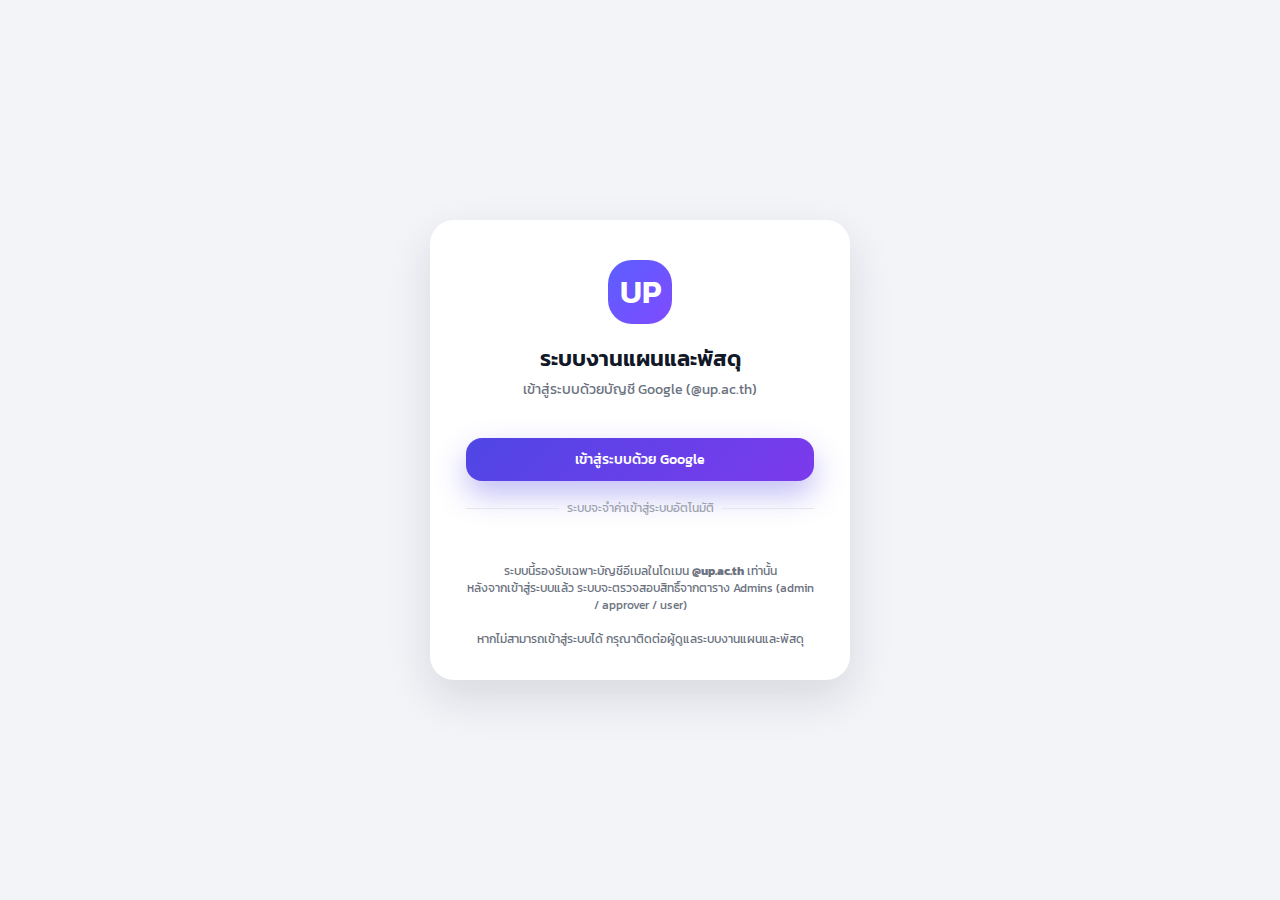
<file: login.html>
<!DOCTYPE html>
<html lang="th">
<head>
  <meta charset="UTF-8" />
  <title>เข้าสู่ระบบ - ระบบงานแผนและพัสดุ</title>
  <meta name="viewport" content="width=device-width, initial-scale=1.0" />

  <!-- Google Fonts -->
  <link rel="preconnect" href="https://fonts.googleapis.com">
  <link rel="preconnect" href="https://fonts.gstatic.com" crossorigin>
  <link href="https://fonts.googleapis.com/css2?family=Kanit:wght@300;400;500;600&display=swap" rel="stylesheet">

  <!-- Google Identity Services -->
  <script src="https://accounts.google.com/gsi/client" async defer></script>

  <style>
    * {
      box-sizing: border-box;
      margin: 0;
      padding: 0;
      font-family: "Kanit", system-ui, -apple-system, BlinkMacSystemFont, "Segoe UI", sans-serif;
    }
    body {
      background: #f3f4f8;
      min-height: 100vh;
      display: flex;
      align-items: center;
      justify-content: center;
    }
    .card {
      background: #ffffff;
      width: 100%;
      max-width: 420px;
      border-radius: 24px;
      padding: 40px 36px 32px;
      box-shadow: 0 18px 45px rgba(15, 23, 42, 0.12);
      text-align: center;
    }
    .logo {
      width: 64px;
      height: 64px;
      border-radius: 24px;
      margin: 0 auto 18px;
      display: flex;
      align-items: center;
      justify-content: center;
      background: linear-gradient(135deg, #5b5fff, #7f4bff);
      color: #fff;
      font-size: 32px;
      font-weight: 600;
    }
    h1 {
      font-size: 22px;
      font-weight: 600;
      margin-bottom: 4px;
      color: #111827;
    }
    .subtitle {
      font-size: 14px;
      color: #6b7280;
      margin-bottom: 28px;
    }
    .divider {
      margin: 18px 0;
      display: flex;
      align-items: center;
      gap: 8px;
      color: #9ca3af;
      font-size: 12px;
    }
    .divider::before,
    .divider::after {
      content: "";
      flex: 1;
      height: 1px;
      background: #e5e7eb;
    }
    .error {
      margin-top: 10px;
      font-size: 13px;
      color: #dc2626;
      min-height: 18px;
    }
    .info {
      margin-top: 10px;
      font-size: 12px;
      color: #6b7280;
      line-height: 1.4;
    }
    .loading {
      margin-top: 10px;
      font-size: 13px;
      color: #4f46e5;
      display: none;
    }
    .hidden {
      display: none !important;
    }
    .btn-fake {
      width: 100%;
      border-radius: 16px;
      padding: 11px 16px;
      border: none;
      margin-top: 10px;
      background-image: linear-gradient(135deg, #4f46e5, #7c3aed);
      color: #fff;
      font-size: 14px;
      font-weight: 500;
      box-shadow: 0 14px 30px rgba(79, 70, 229, 0.35);
      cursor: pointer;
      transition: transform 0.1s ease, box-shadow 0.1s ease, opacity 0.1s ease;
    }
    .btn-fake:hover {
      transform: translateY(-1px);
      box-shadow: 0 18px 40px rgba(79, 70, 229, 0.45);
      opacity: 0.96;
    }
    .btn-fake:active {
      transform: translateY(0);
      box-shadow: 0 10px 20px rgba(79, 70, 229, 0.3);
    }
    .note {
      margin-top: 16px;
      font-size: 12px;
      color: #6b7280;
    }
  </style>
</head>
<body>
  <div class="card">
    <div class="logo">UP</div>
    <h1>ระบบงานแผนและพัสดุ</h1>
    <div class="subtitle">เข้าสู่ระบบด้วยบัญชี Google (@up.ac.th)</div>

    <!-- ปุ่ม Sign in with Google จะถูกวาดลงใน div นี้ด้วย JS -->
    <div id="g_id_signin"></div>

    <!-- ปุ่มสำรอง ถ้าโหลดสคริปต์ไม่สำเร็จ -->
    <button id="fallbackBtn" class="btn-fake hidden" type="button">
      เข้าสู่ระบบด้วย Google
    </button>

    <div class="divider">ระบบจะจำค่าเข้าสู่ระบบอัตโนมัติ</div>

    <div id="errorBox" class="error"></div>
    <div id="loading" class="loading">กำลังตรวจสอบสิทธิ์ผู้ใช้งาน...</div>

    <div class="info">
      ระบบนี้รองรับเฉพาะบัญชีอีเมลในโดเมน <b>@up.ac.th</b> เท่านั้น<br>
      หลังจากเข้าสู่ระบบแล้ว ระบบจะตรวจสอบสิทธิ์จากตาราง Admins (admin / approver / user)
    </div>

    <div class="note">
      หากไม่สามารถเข้าสู่ระบบได้ กรุณาติดต่อผู้ดูแลระบบงานแผนและพัสดุ
    </div>
  </div>

  <script>
    // ======= CONFIG =======
    const CLIENT_ID = "231419249990-lp98er5l1v0v4u9s1foqi8e6fob9rtgb.apps.googleusercontent.com";
    const API_URL   = "https://script.google.com/macros/s/AKfycbzj0tobd-Vse97msrhIIh9Pfw3-qIKjSh9ikO5YKoApBh7f4-qxu7Ed0nRLsPNINWaIDw/exec";
    const ALLOWED_DOMAIN = "up.ac.th";   // จำกัดโดเมน

    const errorBox = document.getElementById("errorBox");
    const loading  = document.getElementById("loading");
    const fallbackBtn = document.getElementById("fallbackBtn");

    function setError(msg) {
      errorBox.textContent = msg || "";
    }

    function setLoading(isLoading) {
      loading.style.display = isLoading ? "block" : "none";
    }

    // ======= แปลง JWT เป็น object =======
    function parseJwt (token) {
      try {
        const base64Url = token.split('.')[1];
        const base64 = base64Url.replace(/-/g, '+').replace(/_/g, '/');
        const jsonPayload = decodeURIComponent(atob(base64).split('').map(function(c) {
          return '%' + ('00' + c.charCodeAt(0).toString(16)).slice(-2);
        }).join(''));
        return JSON.parse(jsonPayload);
      } catch (e) {
        return null;
      }
    }

    // ======= callback หลังจาก Sign-in สำเร็จ =======
    async function handleCredentialResponse(response) {
      setError("");
      setLoading(true);

      const payload = parseJwt(response.credential);
      if (!payload) {
        setLoading(false);
        setError("ไม่สามารถอ่านข้อมูลจาก Google ได้");
        return;
      }

      const email = payload.email || "";
      const name  = payload.name  || "";
      const hd    = payload.hd    || "";  // hosted domain

      // ตรวจโดเมน @up.ac.th
      if (!email.endsWith("@" + ALLOWED_DOMAIN) && hd !== ALLOWED_DOMAIN) {
        setLoading(false);
        setError("ระบบรองรับเฉพาะบัญชีอีเมลโดเมน @" + ALLOWED_DOMAIN + " เท่านั้น");
        return;
      }

      try {
        // เรียก Apps Script เพื่อเช็ก role จากชีท Admins
        const res = await fetch(API_URL, {
          method: "POST",
          headers: { "Content-Type": "application/json" },
          body: JSON.stringify({
            action: "getUserRole",
            email: email,
            name: name
          })
        });

        if (!res.ok) throw new Error("ไม่สามารถเชื่อมต่อเซิร์ฟเวอร์ได้");

        const data = await res.json();
        if (!data.success) {
          throw new Error(data.message || "ไม่สามารถตรวจสอบสิทธิ์ผู้ใช้งานได้");
        }

        const role = data.role || "user";

        // เก็บข้อมูลไว้ใน localStorage
        localStorage.setItem("up_user_email", email);
        localStorage.setItem("up_user_name", name);
        localStorage.setItem("up_user_role", role);

        // ไปหน้า dashboard
        window.location.href = "dashboard.html";
      } catch (err) {
        console.error(err);
        setError(err.message || "เกิดข้อผิดพลาดระหว่างตรวจสอบสิทธิ์");
      } finally {
        setLoading(false);
      }
    }

    // ======= Initial Google Identity =======
    window.onload = function() {
      try {
        if (window.google && window.google.accounts && window.google.accounts.id) {
          google.accounts.id.initialize({
            client_id: CLIENT_ID,
            callback: handleCredentialResponse,
            auto_select: false,
            cancel_on_tap_outside: true
          });

          google.accounts.id.renderButton(
            document.getElementById("g_id_signin"),
            {
              type: "standard",
              theme: "outline",
              size: "large",
              shape: "pill",
              text: "continue_with",
              logo_alignment: "left",
              width: "320"
            }
          );

          google.accounts.id.prompt(); // optional One Tap
        } else {
          // ถ้าโหลดสคริปต์ Google ไม่ได้ ให้ใช้ปุ่ม fallback
          fallbackBtn.classList.remove("hidden");
          fallbackBtn.addEventListener("click", () => {
            alert("ไม่สามารถโหลดบริการ Google Login ได้ กรุณารีเฟรชหน้าหรือเช็คการเชื่อมต่ออินเทอร์เน็ต");
          });
        }
      } catch (e) {
        console.error(e);
        fallbackBtn.classList.remove("hidden");
      }
    };
  </script>
</body>
</html>
</file>
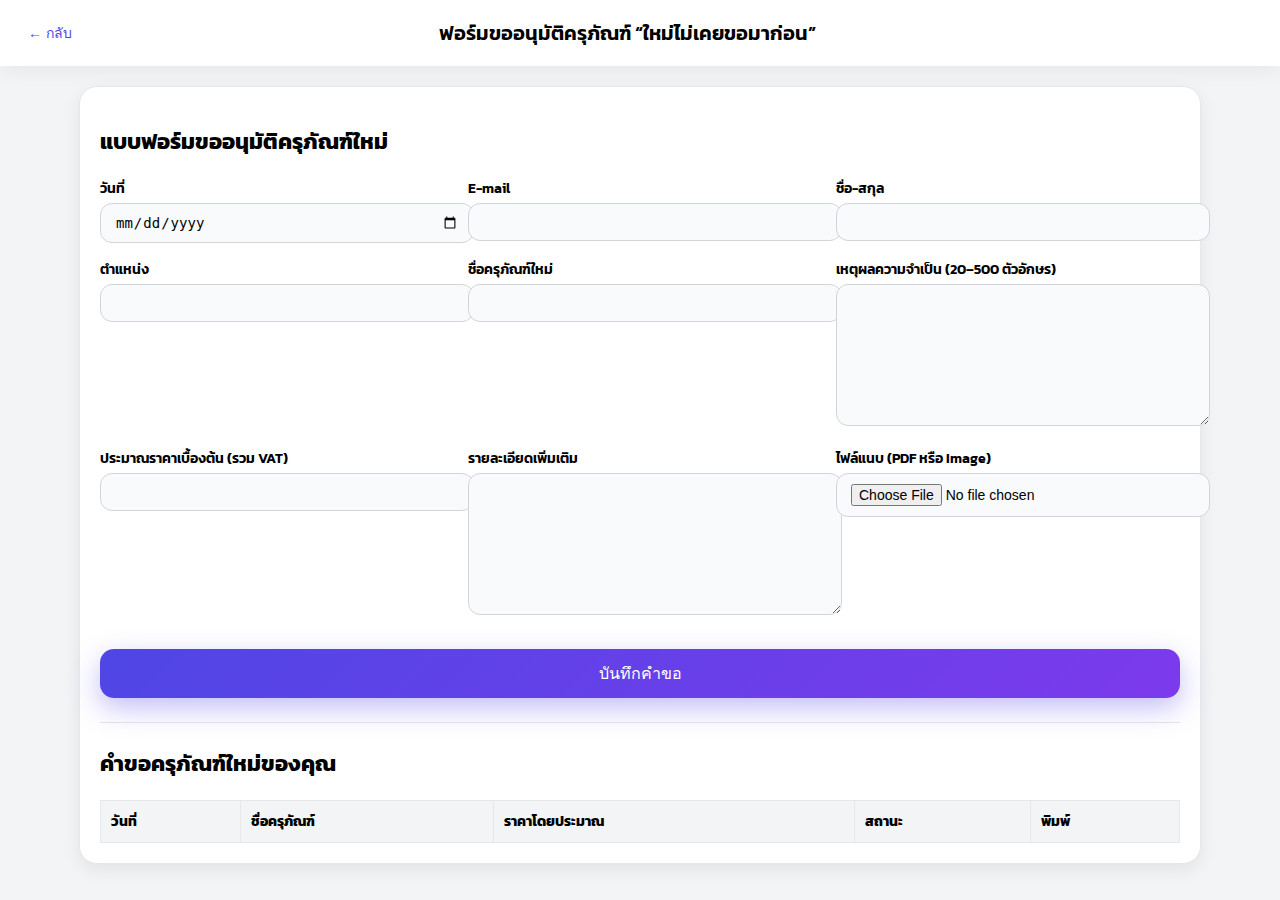
<file: new_asset.html>
<!DOCTYPE html>
<html lang="th">
<head>
  <meta charset="UTF-8">
  <title>ขออนุมัติครุภัณฑ์ใหม่ | ระบบงานแผนและพัสดุ</title>
  <meta name="viewport" content="width=device-width, initial-scale=1.0">

  <link href="https://fonts.googleapis.com/css2?family=Kanit:wght@300;400;500;600&display=swap" rel="stylesheet">

  <script src="login.js"></script>
  <script src="new_asset.js" defer></script>

  <style>
    body {
      margin: 0;
      padding: 0;
      background: #f3f4f6;
      font-family: 'Kanit', sans-serif;
    }

    .topbar {
      background: #ffffff;
      padding: 16px 28px;
      font-size: 20px;
      font-weight: 600;
      box-shadow: 0 4px 20px rgba(0,0,0,0.06);
      display: flex;
      align-items: center;
      justify-content: space-between;
    }

    .back-btn {
      font-size: 14px;
      padding: 6px 12px;
      padding-left: 0;
      cursor: pointer;
      color: #4f46e5;
      border: none;
      background: none;
    }

    .container {
      max-width: 1080px;
      margin: 20px auto;
      padding: 20px;
      background: white;
      border-radius: 18px;
      box-shadow: 0 6px 18px rgba(0,0,0,0.07);
      border: 1px solid #e5e7eb;
    }

    h2 {
      font-size: 22px;
      margin-bottom: 20px;
    }

    .form-grid {
      display: grid;
      grid-template-columns: repeat(auto-fit, minmax(260px, 1fr));
      gap: 16px 24px;
    }

    label {
      font-size: 14px;
      font-weight: 600;
      display: block;
      margin-bottom: 4px;
    }

    input, select, textarea {
      width: 100%;
      padding: 10px 14px;
      border-radius: 12px;
      border: 1px solid #d1d5db;
      font-size: 14px;
      background: #f9fafb;
      transition: 0.15s ease;
    }

    input:focus, select:focus, textarea:focus {
      outline: none;
      border-color: #6366f1;
      background: #ffffff;
      box-shadow: 0 0 0 3px rgba(99,102,241,0.25);
    }

    textarea {
      min-height: 120px;
      resize: vertical;
    }

    .note {
      font-size: 12px;
      color: #6b7280;
      margin-top: 4px;
      line-height: 1.4;
    }

    .btn-submit {
      margin-top: 28px;
      padding: 12px 18px;
      background: linear-gradient(135deg, #4f46e5, #7c3aed);
      color: white;
      border: none;
      border-radius: 14px;
      font-size: 16px;
      font-weight: 500;
      cursor: pointer;
      width: 100%;
      box-shadow: 0 10px 28px rgba(79,70,229,0.35);
      transition: 0.15s ease;
    }

    .btn-submit:hover {
      transform: translateY(-2px);
      box-shadow: 0 16px 32px rgba(79,70,229,0.45);
    }

    .divider {
      height: 1px;
      width: 100%;
      background: #e5e7eb;
      margin: 24px 0;
    }

    table {
      width: 100%;
      border-collapse: collapse;
      margin-top: 12px;
    }

    table th, table td {
      padding: 10px;
      border: 1px solid #e5e7eb;
      text-align: left;
      font-size: 14px;
    }

    table th {
      background: #f3f4f6;
    }

    .print-btn {
      padding: 6px 10px;
      background: #4f46e5;
      color: white;
      border-radius: 8px;
      border: none;
      cursor: pointer;
      font-size: 13px;
    }
  </style>

</head>

<body>

  <div class="topbar">
    <button class="back-btn" onclick="window.location.href='index.html'">← กลับ</button>
    <div>ฟอร์มขออนุมัติครุภัณฑ์ “ใหม่ไม่เคยขอมาก่อน”</div>
    <div style="width:80px;"></div>
  </div>

  <div class="container">

    <h2>แบบฟอร์มขออนุมัติครุภัณฑ์ใหม่</h2>

    <form id="newAssetForm" enctype="multipart/form-data">

      <div class="form-grid">

        <div>
          <label>วันที่</label>
          <input type="date" id="requestDate" required>
        </div>

        <div>
          <label>E-mail</label>
          <input type="email" id="email" readonly>
        </div>

        <div>
          <label>ชื่อ-สกุล</label>
          <input type="text" id="fullName" readonly>
        </div>

        <div>
          <label>ตำแหน่ง</label>
          <input type="text" id="position" required>
        </div>

        <div>
          <label>ชื่อครุภัณฑ์ใหม่</label>
          <input type="text" id="newAssetName" required>
        </div>

        <div>
          <label>เหตุผลความจำเป็น (20–500 ตัวอักษร)</label>
          <textarea id="reason" required></textarea>
        </div>

        <div>
          <label>ประมาณราคาเบื้องต้น (รวม VAT)</label>
          <input type="number" id="estimatePrice" required>
        </div>

        <div>
          <label>รายละเอียดเพิ่มเติม</label>
          <textarea id="details"></textarea>
        </div>

        <div>
          <label>ไฟล์แนบ (PDF หรือ Image)</label>
          <input type="file" id="attachment" accept="application/pdf,image/*">
        </div>

      </div>

      <button type="submit" class="btn-submit">บันทึกคำขอ</button>
    </form>

    <div class="divider"></div>

    <h2>คำขอครุภัณฑ์ใหม่ของคุณ</h2>

    <table>
      <thead>
        <tr>
          <th>วันที่</th>
          <th>ชื่อครุภัณฑ์</th>
          <th>ราคาโดยประมาณ</th>
          <th>สถานะ</th>
          <th>พิมพ์</th>
        </tr>
      </thead>
      <tbody id="newAssetTable"></tbody>
    </table>

  </div>

</body>
</html>
</file>
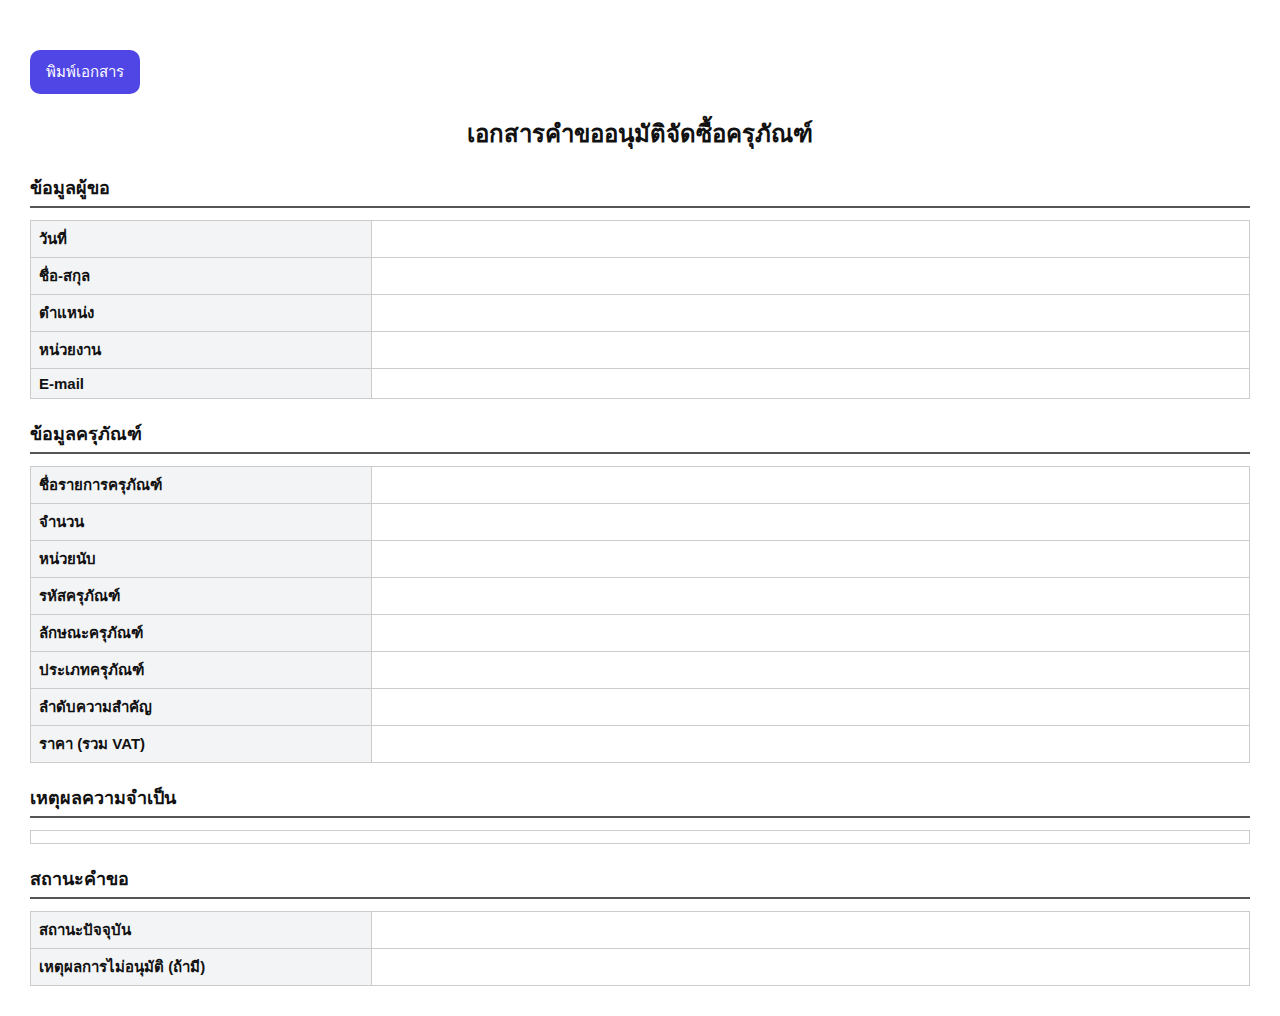
<file: printable.html>
<!DOCTYPE html>
<html lang="th">
<head>
  <meta charset="UTF-8">
  <title>เอกสารคำขอครุภัณฑ์ (สำหรับพิมพ์)</title>
  <meta name="viewport" content="width=device-width, initial-scale=1.0">

  <style>
    body {
      font-family: "Kanit", sans-serif;
      margin: 30px;
      color: #111;
    }

    h2 {
      text-align: center;
      margin-bottom: 20px;
    }

    .section-title {
      margin-top: 20px;
      font-weight: 600;
      font-size: 18px;
      border-bottom: 2px solid #555;
      padding-bottom: 4px;
    }

    table {
      width: 100%;
      border-collapse: collapse;
      margin-top: 12px;
      font-size: 15px;
    }

    table td {
      padding: 6px 8px;
      border: 1px solid #ccc;
      vertical-align: top;
    }

    .label {
      width: 28%;
      background: #f3f4f6;
      font-weight: 600;
    }

    .print-btn {
      margin-top: 20px;
      padding: 10px 16px;
      background: #4f46e5;
      color: white;
      border-radius: 10px;
      cursor: pointer;
      font-size: 15px;
      border: none;
    }

    .hidden {
      display: none;
    }
  </style>

  <script>
    // ดึงข้อมูลที่ Apps Script ส่งเข้ามา
    function loadData() {
      const params = new URLSearchParams(window.location.search);
      const jsonData = params.get("data");

      if (!jsonData) return;

      const obj = JSON.parse(decodeURIComponent(jsonData));

      for (const key in obj) {
        const el = document.getElementById(key);
        if (el) el.textContent = obj[key];
      }
    }

    function printPage() {
      document.getElementById("printButton").classList.add("hidden");
      window.print();
    }

    window.onload = loadData;
  </script>
</head>

<body>

  <button id="printButton" class="print-btn" onclick="printPage()">พิมพ์เอกสาร</button>

  <h2>เอกสารคำขออนุมัติจัดซื้อครุภัณฑ์</h2>

  <div class="section-title">ข้อมูลผู้ขอ</div>

  <table>
    <tr>
      <td class="label">วันที่</td>
      <td id="date"></td>
    </tr>
    <tr>
      <td class="label">ชื่อ-สกุล</td>
      <td id="fullName"></td>
    </tr>
    <tr>
      <td class="label">ตำแหน่ง</td>
      <td id="position"></td>
    </tr>
    <tr>
      <td class="label">หน่วยงาน</td>
      <td id="department"></td>
    </tr>
    <tr>
      <td class="label">E-mail</td>
      <td id="email"></td>
    </tr>
  </table>

  <div class="section-title">ข้อมูลครุภัณฑ์</div>

  <table>
    <tr>
      <td class="label">ชื่อรายการครุภัณฑ์</td>
      <td id="assetName"></td>
    </tr>
    <tr>
      <td class="label">จำนวน</td>
      <td id="quantity"></td>
    </tr>
    <tr>
      <td class="label">หน่วยนับ</td>
      <td id="unit"></td>
    </tr>
    <tr>
      <td class="label">รหัสครุภัณฑ์</td>
      <td id="assetCode"></td>
    </tr>
    <tr>
      <td class="label">ลักษณะครุภัณฑ์</td>
      <td id="assetNature"></td>
    </tr>
    <tr>
      <td class="label">ประเภทครุภัณฑ์</td>
      <td id="assetType"></td>
    </tr>
    <tr>
      <td class="label">ลำดับความสำคัญ</td>
      <td id="priority"></td>
    </tr>
    <tr>
      <td class="label">ราคา (รวม VAT)</td>
      <td id="priceWithVat"></td>
    </tr>
  </table>

  <div class="section-title">เหตุผลความจำเป็น</div>

  <table>
    <tr>
      <td id="reason"></td>
    </tr>
  </table>

  <div class="section-title">สถานะคำขอ</div>

  <table>
    <tr>
      <td class="label">สถานะปัจจุบัน</td>
      <td id="status"></td>
    </tr>
    <tr>
      <td class="label">เหตุผลการไม่อนุมัติ (ถ้ามี)</td>
      <td id="rejectReason"></td>
    </tr>
  </table>

</body>
</html>
</file>
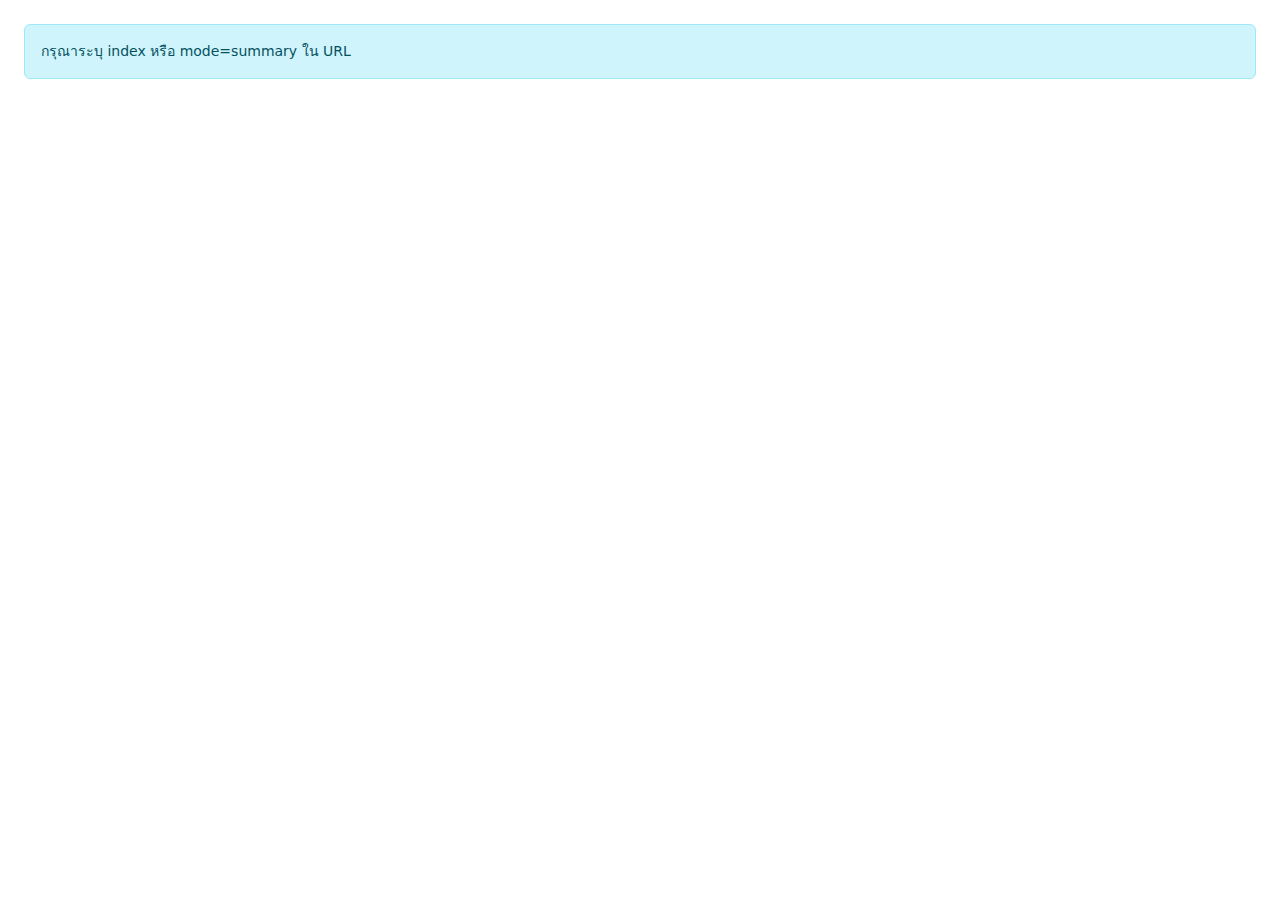
<file: report.html>
<!DOCTYPE html>
<html lang="th">
<head>
<meta charset="UTF-8">
<title>รายงานใบขอซื้อครุภัณฑ์</title>
<link href="https://cdn.jsdelivr.net/npm/bootstrap@5.3.2/dist/css/bootstrap.min.css" rel="stylesheet">
<style>
  body { font-size: 14px; }
  .file-icons a { font-size: 20px; margin-right: 6px; }
</style>
</head>
<body class="p-4">

<div id="content">กำลังโหลด...</div>

<script>
const API = "https://script.google.com/macros/s/AKfycbw3yEQIsaAVChxIXyfdWOrzD_73kC3T6RBGJc-hj9c6JhHcNW22AlI98y5RmYnGIXnmgQ/exec";
const SHEET_ID = "19HF10SiHNtUyT9ikq5TriUJO6KkK_y7OTS12W-2Xmck";
const params = new URLSearchParams(location.search);
const indexParam = params.get("index");
const mode = params.get("mode");

(async function main(){
  if (indexParam !== null) {
    await renderSingle(Number(indexParam));
  } else if (mode === "summary") {
    await renderSummary();
  } else {
    document.getElementById("content").innerHTML =
      "<div class='alert alert-info'>กรุณาระบุ index หรือ mode=summary ใน URL</div>";
  }
})();

async function renderSingle(idx){
  const res = await fetch(API + "?action=listRequests&sheetId=" + SHEET_ID);
  const json = await res.json();
  const r = json.data[idx];
  if (!r) {
    document.getElementById("content").innerHTML =
      "<div class='alert alert-danger'>ไม่พบข้อมูลรายการนี้</div>";
    return;
  }

  const dateStr = r.timestamp ? new Date(r.timestamp).toLocaleDateString("th-TH") : "";

  document.getElementById("content").innerHTML = `
    <h4 class="mb-3">ใบขอซื้อครุภัณฑ์</h4>
    <p><b>วันที่:</b> ${dateStr}</p>
    <p><b>ชื่อผู้ขอ:</b> ${r.fullname}</p>
    <p><b>ตำแหน่ง:</b> ${r.position || ""}</p>
    <p><b>หน่วยงาน:</b> ${r.department || ""}</p>
    <p><b>รายการครุภัณฑ์:</b> ${r.itemName}</p>
    <p><b>จำนวน:</b> ${r.quantity} ${r.unit || ""}</p>
    <p><b>ราคาครุภัณฑ์ (รวม VAT):</b> ${r.priceVat || ""}</p>
    <p><b>เหตุผล/ความจำเป็น:</b> ${r.reason || ""}</p>
    <p><b>สถานะ:</b> ${r.status || ""}</p>
    <p><b>หมายเหตุจากเจ้าหน้าที่:</b> ${r.note || ""}</p>

    <h5 class="mt-4">ไฟล์แนบ</h5>
    <div class="file-icons">
      <a href="${r.spec}" target="_blank">📄 สเปค</a>
      <a href="${r.quoteMin}" target="_blank">💰 ใบเสนอราคา</a>
      <a href="${r.quote1}" target="_blank">📑 คู่เทียบ 1</a>
      <a href="${r.quote2}" target="_blank">📑 คู่เทียบ 2</a>
      ${r.imageUrl ? `<a href="${r.imageUrl}" target="_blank">🖼️ รูปภาพประกอบ</a>` : ""}
    </div>
  `;

  window.print();
}

async function renderSummary(){
  const res = await fetch(API + "?action=generateReport&sheetId=" + SHEET_ID);
  const json = await res.json();
  const rows = json.data || [];

  let html = `
    <h4 class="mb-3">สรุปรายการใบขอซื้อครุภัณฑ์ที่อนุมัติแล้ว</h4>
    <table class="table table-bordered table-sm">
      <thead class="table-light">
        <tr>
          <th>#</th>
          <th>วันที่</th>
          <th>ชื่อผู้ขอ</th>
          <th>หน่วยงาน</th>
          <th>รายการ</th>
          <th>จำนวน</th>
          <th>ราคา (รวม VAT)</th>
        </tr>
      </thead>
      <tbody>
  `;

  rows.forEach((r, idx) => {
    const dateStr = r[0] ? new Date(r[0]).toLocaleDateString("th-TH") : "";
    html += `
      <tr>
        <td>${idx+1}</td>
        <td>${dateStr}</td>
        <td>${r[2] || ""}</td>
        <td>${r[19] || ""}</td>
        <td>${r[3] || ""}</td>
        <td>${r[4] || ""} ${r[5] || ""}</td>
        <td>${r[6] || ""}</td>
      </tr>
    `;
  });

  html += "</tbody></table>";
  document.getElementById("content").innerHTML = html;

  window.print();
}
</script>
</body>
</html>
</file>
